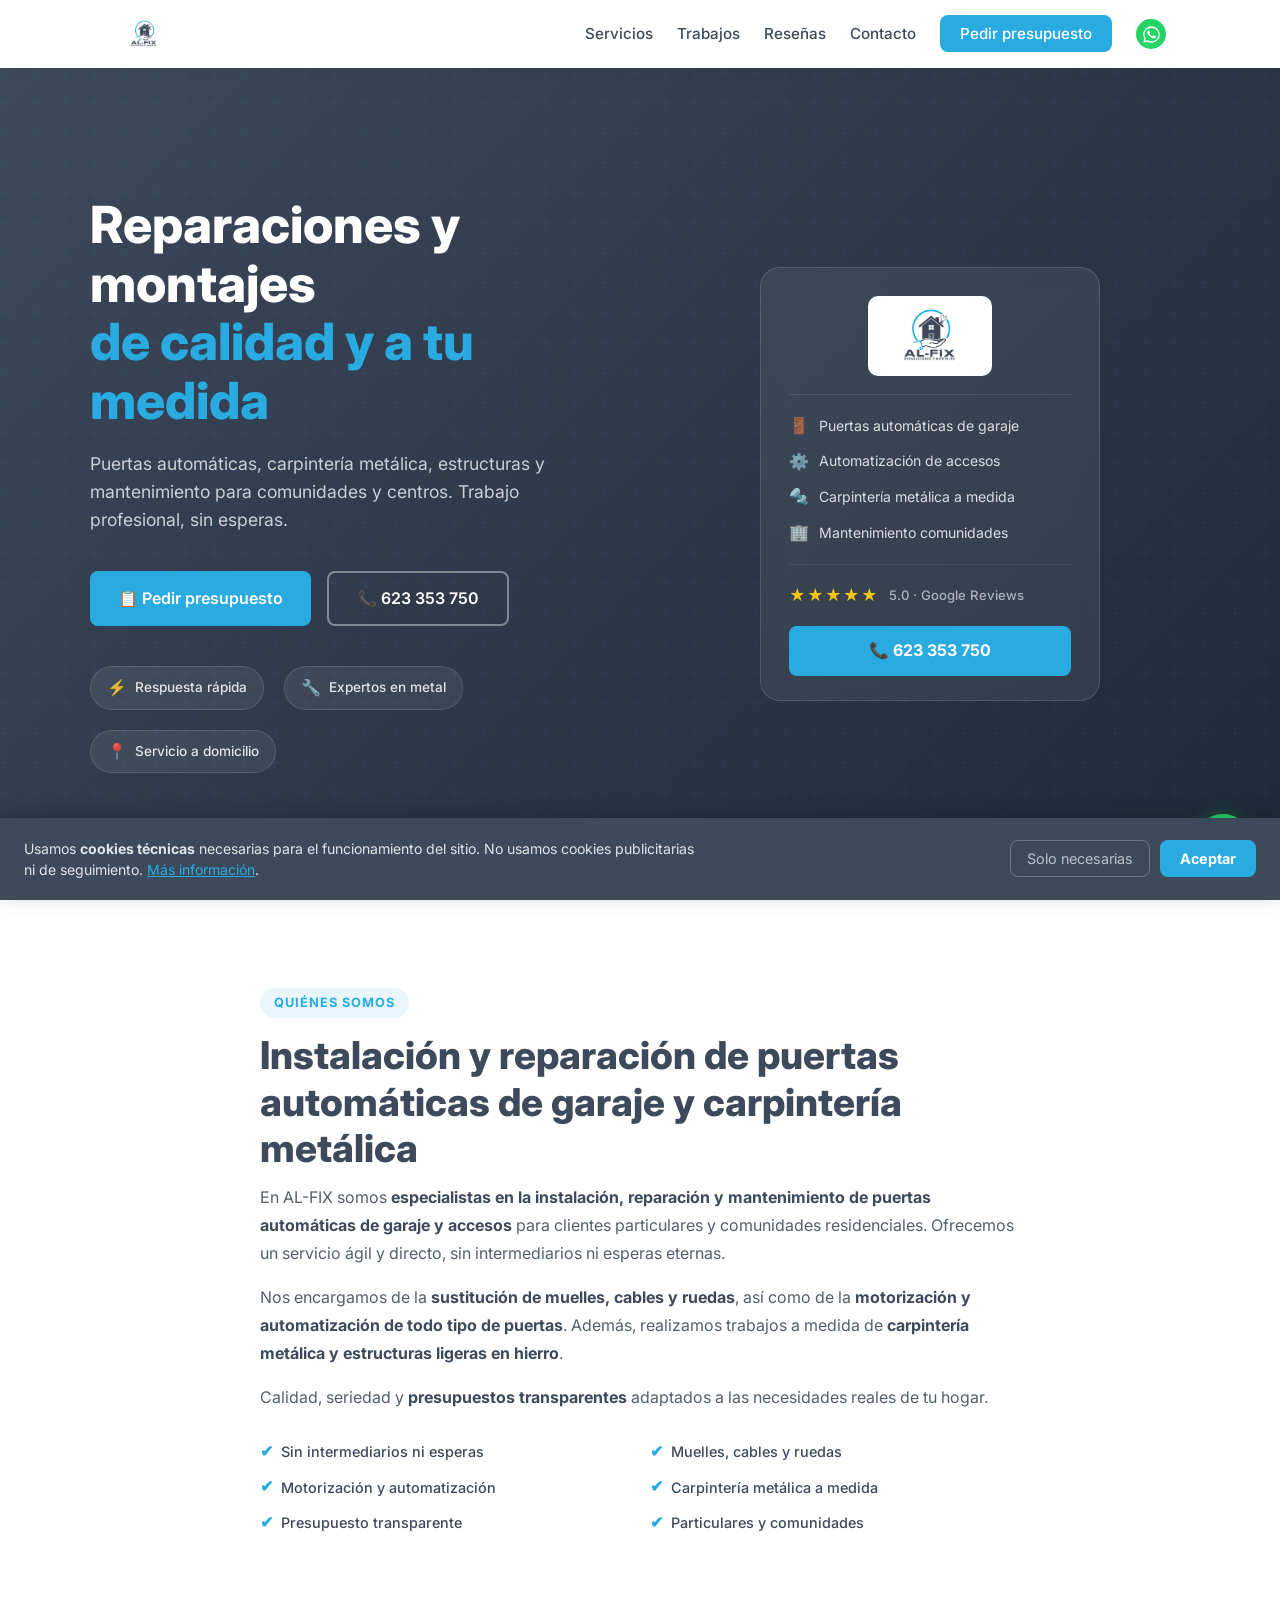
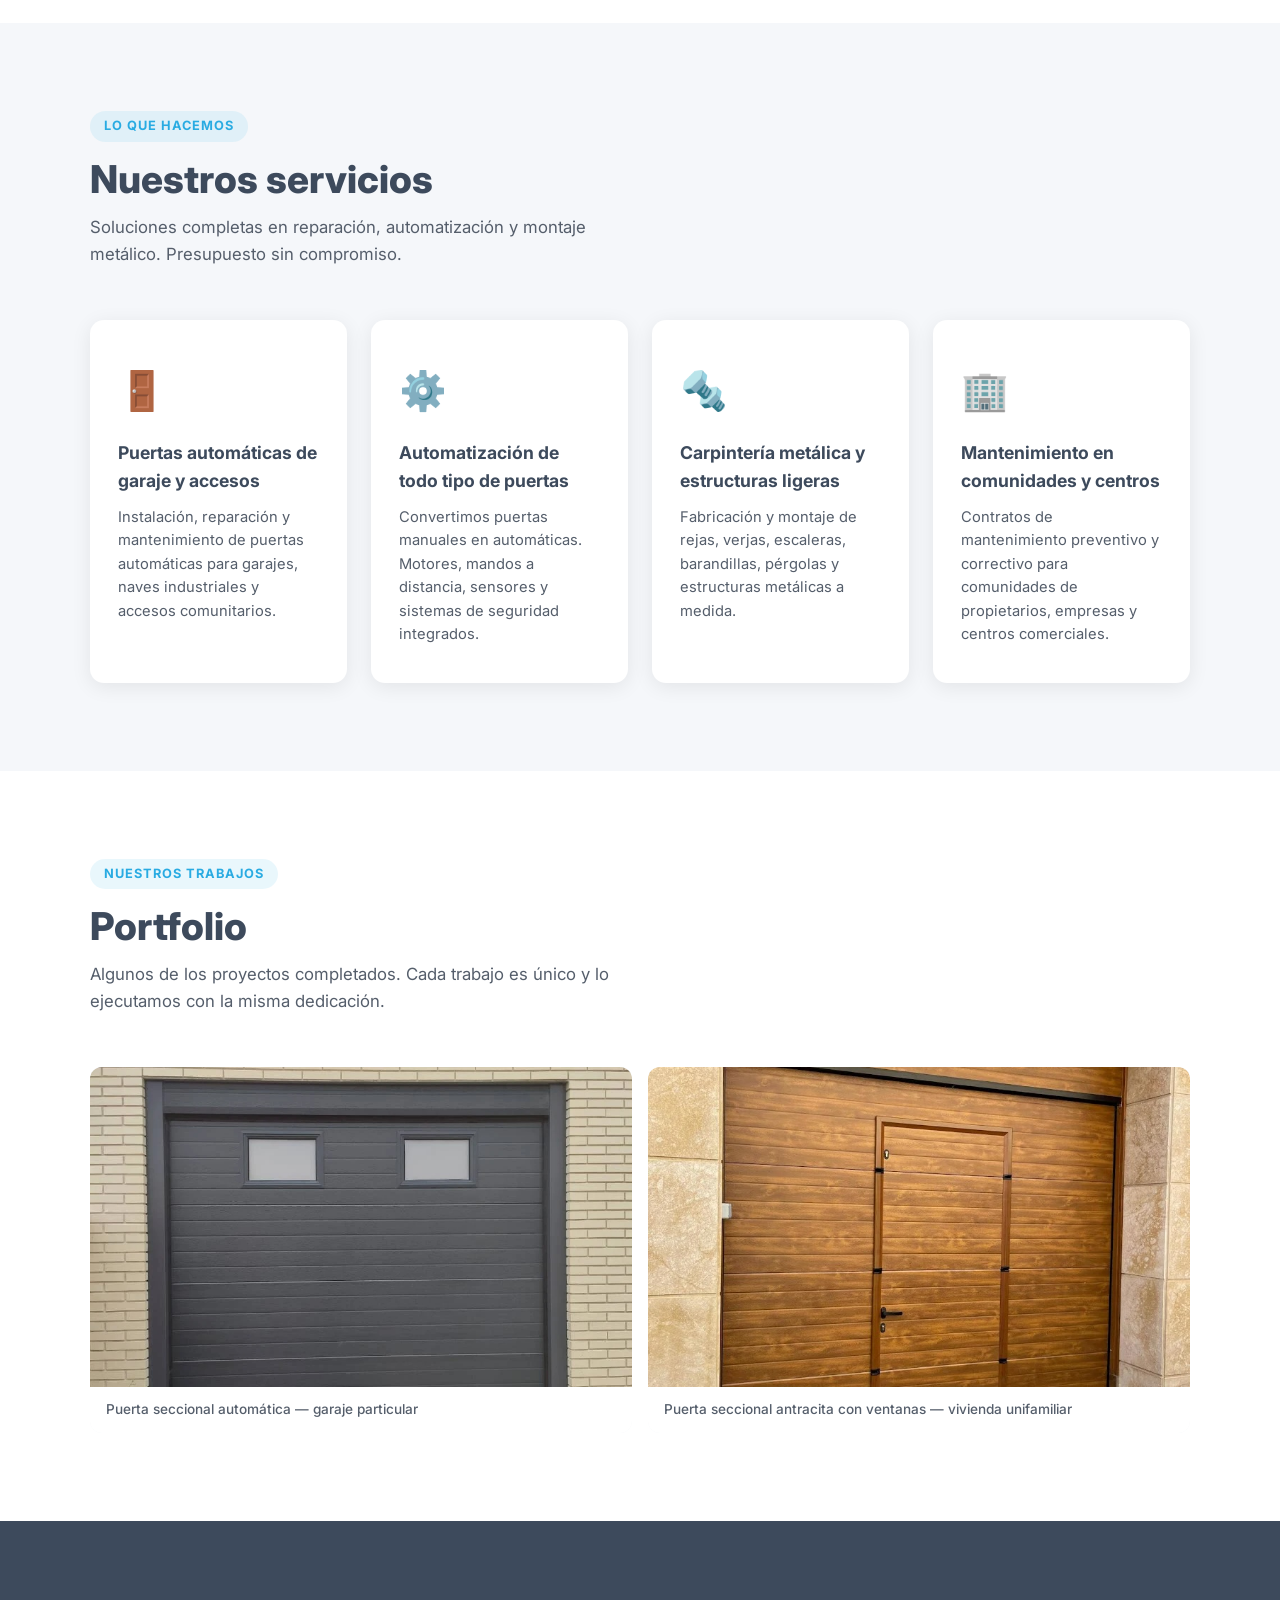
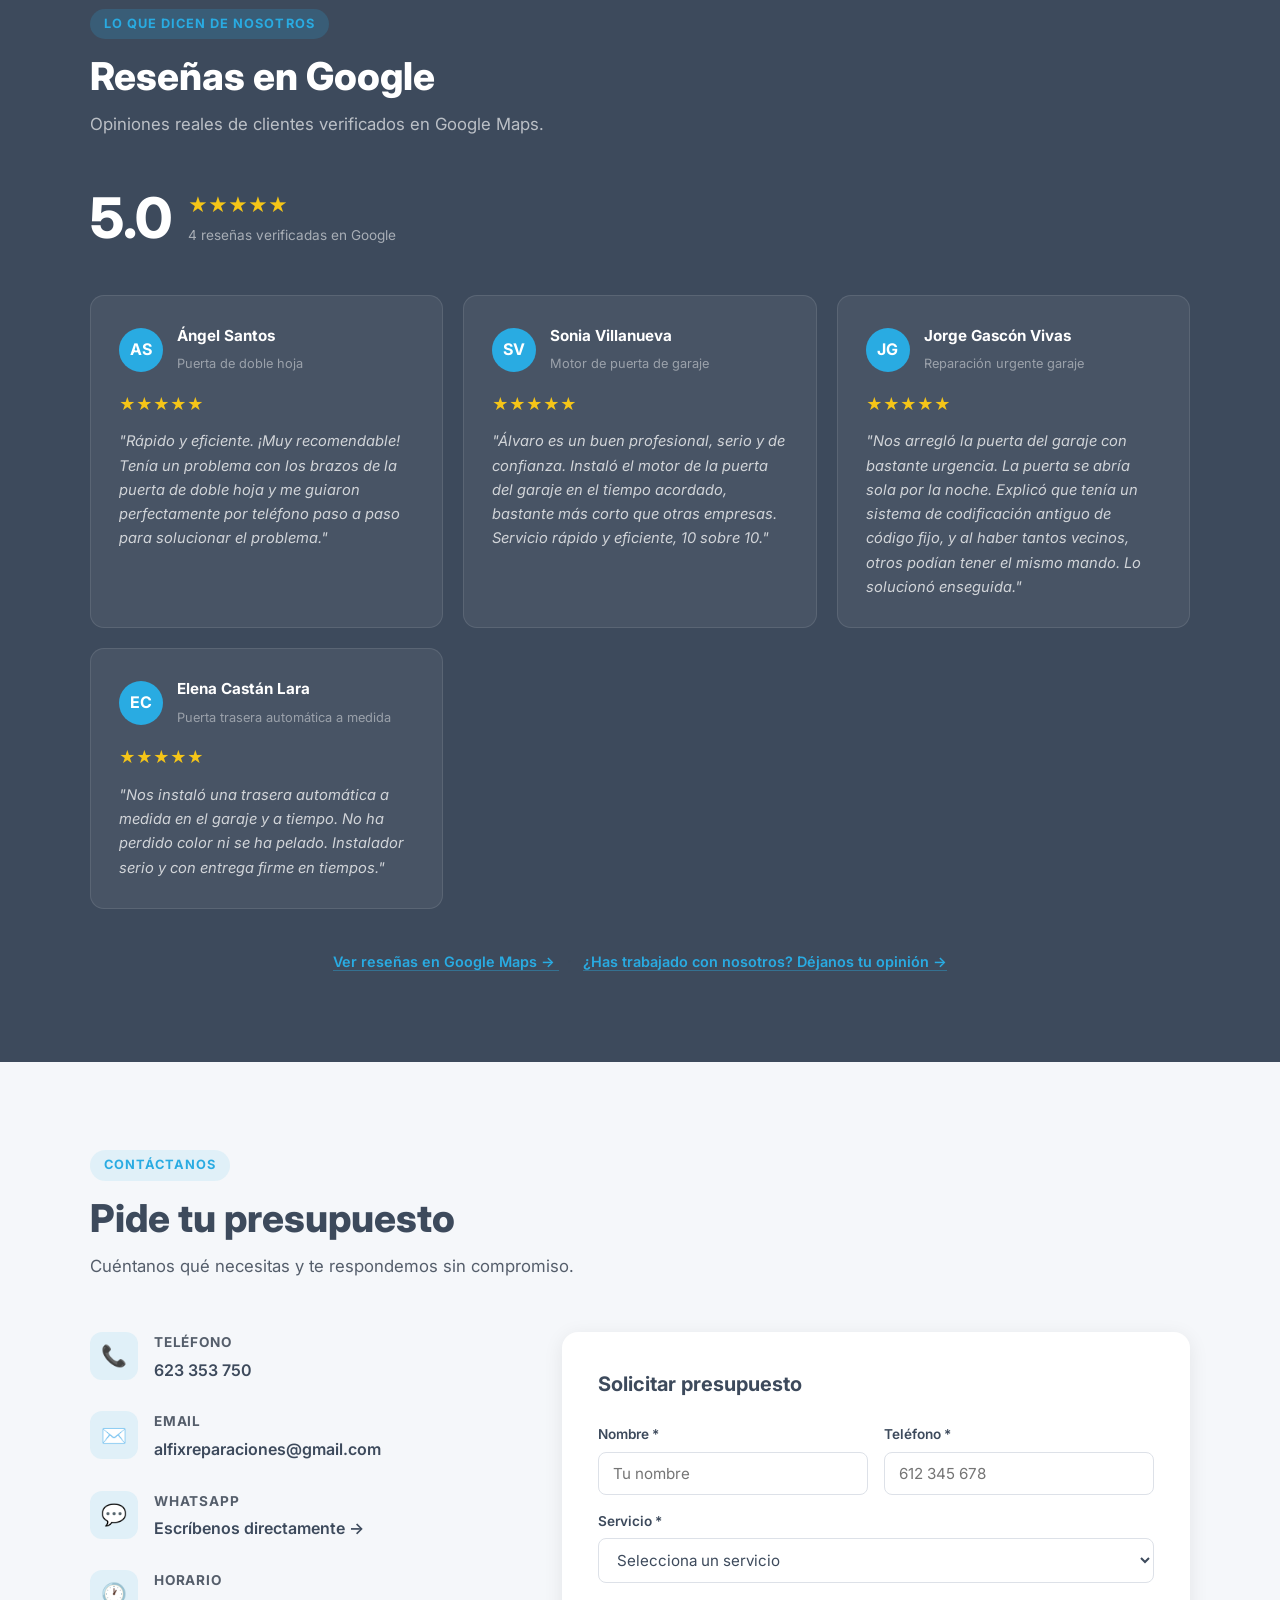
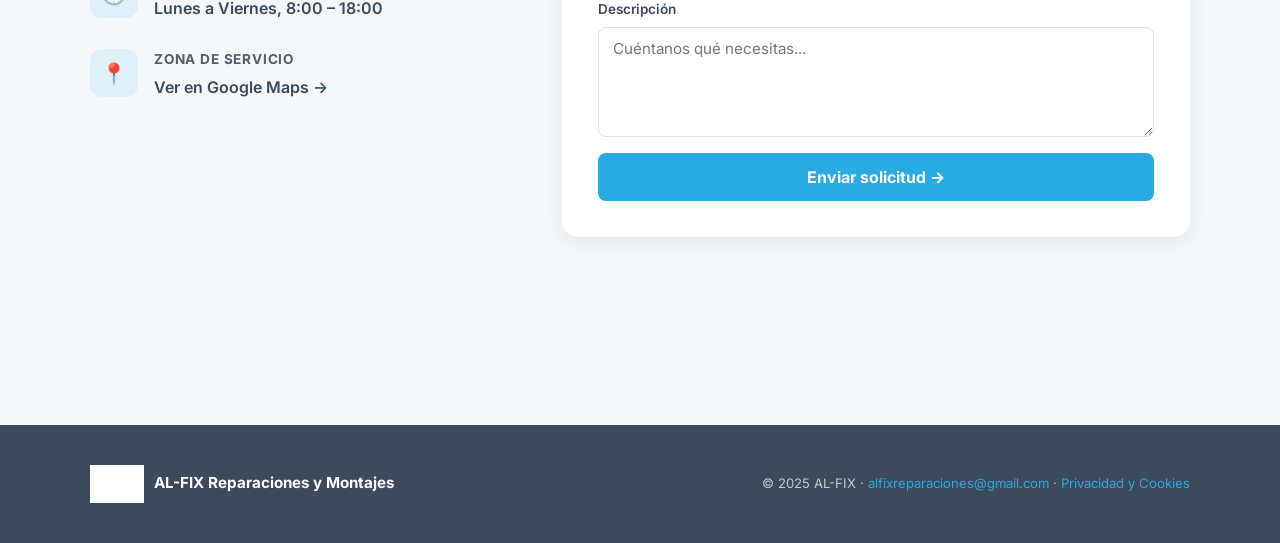
<file: index.html>
<!DOCTYPE html>
<html lang="es">
<head>
  <meta charset="UTF-8" />
  <meta name="viewport" content="width=device-width, initial-scale=1.0" />
  <meta name="description" content="Especialistas en instalación y reparación de puertas automáticas de garaje, carpintería metálica y estructuras ligeras. Servicio para particulares y comunidades. Presupuesto sin compromiso. 623 353 750." />
  <meta name="keywords" content="puertas automáticas garaje, reparación puertas garaje, carpintería metálica, automatización puertas, muelles puertas garaje, motorización puertas, estructuras metálicas, mantenimiento comunidades" />
  <meta property="og:title" content="AL-FIX — Puertas Automáticas y Carpintería Metálica" />
  <meta property="og:description" content="Instalación, reparación y mantenimiento de puertas automáticas y carpintería metálica. Sin intermediarios, presupuesto transparente. Llama al 623 353 750." />
  <meta property="og:type" content="website" />
  <title>AL-FIX | Puertas Automáticas de Garaje y Carpintería Metálica</title>

  <!-- Favicon provisional -->
  <link rel="icon" type="image/svg+xml" href="data:image/svg+xml,<svg xmlns='http://www.w3.org/2000/svg' viewBox='0 0 32 32'><rect width='32' height='32' rx='8' fill='%2329ABE2'/><text y='24' x='4' font-size='22' font-family='sans-serif' font-weight='bold' fill='white'>A</text></svg>">

  <link rel="preconnect" href="https://fonts.googleapis.com">
  <link rel="preconnect" href="https://fonts.gstatic.com" crossorigin>
  <link href="https://fonts.googleapis.com/css2?family=Inter:wght@400;500;600;700;800&display=swap" rel="stylesheet">

  <link rel="stylesheet" href="assets/css/styles.css" />

  <!-- Schema.org LocalBusiness -->
  <script type="application/ld+json">
  {
    "@context": "https://schema.org",
    "@type": "LocalBusiness",
    "name": "AL-FIX Puertas Automáticas y Carpintería",
    "description": "Especialistas en instalación, reparación y mantenimiento de puertas automáticas de garaje, motorización, carpintería metálica y estructuras ligeras.",
    "telephone": "+34623353750",
    "email": "alfixreparaciones@gmail.com",
    "url": "https://elenacastan-maker.github.io/alfix-web",
    "priceRange": "€€",
    "areaServed": "España",
    "sameAs": ["https://maps.app.goo.gl/YycMByynhzMeESqc8"]
  }
  </script>
</head>
<body>

  <!-- ===================== HEADER / NAV ===================== -->
  <header>
    <nav>
      <a href="#" class="nav-logo" aria-label="AL-FIX inicio">
        <img src="assets/img/logo.png" alt="AL-FIX logo" onerror="this.style.display='none'">
      </a>

      <ul class="nav-links" id="navLinks" role="list">
        <li><a href="#servicios">Servicios</a></li>
        <li><a href="#galeria">Trabajos</a></li>
        <li><a href="#resenas">Reseñas</a></li>
        <li><a href="#contacto">Contacto</a></li>
        <li><a href="#contacto" class="nav-cta">Pedir presupuesto</a></li>
        <li>
          <a href="https://wa.me/34623353750?text=Hola%2C%20me%20gustar%C3%ADa%20pedir%20un%20presupuesto"
             target="_blank" rel="noopener" class="nav-whatsapp" aria-label="WhatsApp">
            <svg viewBox="0 0 32 32" xmlns="http://www.w3.org/2000/svg" aria-hidden="true">
              <path d="M16 .5C7.44.5.5 7.44.5 16c0 2.72.7 5.37 2.04 7.72L.5 31.5l8.06-2.01A15.46 15.46 0 0016 31.5C24.56 31.5 31.5 24.56 31.5 16S24.56.5 16 .5zm0 28.3a13.18 13.18 0 01-6.73-1.84l-.48-.29-4.79 1.2 1.23-4.65-.32-.5A13.17 13.17 0 012.7 16C2.7 9.18 8.18 3.7 16 3.7S29.3 9.18 29.3 16 23.82 28.8 16 28.8zm7.24-9.87c-.4-.2-2.34-1.15-2.7-1.28-.37-.14-.63-.2-.9.2-.26.4-1.02 1.28-1.25 1.55-.23.26-.46.29-.85.1-.4-.2-1.67-.62-3.18-1.97-1.18-1.05-1.97-2.34-2.2-2.74-.23-.4-.02-.61.17-.81.18-.18.4-.46.6-.69.2-.23.26-.4.4-.66.13-.26.07-.5-.03-.69-.1-.2-.9-2.16-1.23-2.96-.32-.78-.65-.67-.9-.68h-.76c-.26 0-.69.1-1.06.5-.36.4-1.38 1.35-1.38 3.3s1.41 3.83 1.61 4.09c.2.27 2.78 4.25 6.74 5.96.94.4 1.68.65 2.25.83.95.3 1.81.26 2.49.16.76-.11 2.34-.96 2.67-1.88.33-.93.33-1.72.23-1.88-.1-.17-.36-.27-.75-.47z"/>
            </svg>
          </a>
        </li>
      </ul>

      <button class="nav-toggle" id="navToggle" aria-label="Abrir menú" aria-expanded="false">
        <span></span><span></span><span></span>
      </button>
    </nav>
  </header>

  <!-- ===================== HERO ===================== -->
  <section id="hero" aria-label="Portada">
    <div class="hero-content">
      <div class="hero-text">
        <h1>
          Reparaciones y montajes<br>
          <span>de calidad y a tu medida</span>
        </h1>
        <p>
          Puertas automáticas, carpintería metálica, estructuras y mantenimiento
          para comunidades y centros. Trabajo profesional, sin esperas.
        </p>
        <div class="hero-actions">
          <a href="#contacto" class="btn-primary">
            📋 Pedir presupuesto
          </a>
          <a href="tel:623353750" class="btn-outline">
            📞 623 353 750
          </a>
        </div>
        <div class="hero-badges">
          <div class="badge"><span class="badge-icon">⚡</span> Respuesta rápida</div>
          <div class="badge"><span class="badge-icon">🔧</span> Expertos en metal</div>
          <div class="badge"><span class="badge-icon">📍</span> Servicio a domicilio</div>
        </div>
      </div>

      <div class="hero-visual">
        <div class="hero-card">
          <div class="hero-card-logo">
            <img src="assets/img/logo.png" alt="AL-FIX">
          </div>
          <div class="hero-card-divider"></div>
          <ul class="hero-card-servicios">
            <li><span class="hcs-icon">🚪</span> Puertas automáticas de garaje</li>
            <li><span class="hcs-icon">⚙️</span> Automatización de accesos</li>
            <li><span class="hcs-icon">🔩</span> Carpintería metálica a medida</li>
            <li><span class="hcs-icon">🏢</span> Mantenimiento comunidades</li>
          </ul>
          <div class="hero-card-divider"></div>
          <div class="hero-card-rating">
            <div class="hero-card-stars">★★★★★</div>
            <span>5.0 · Google Reviews</span>
          </div>
          <a href="tel:623353750" class="hero-card-tel">📞 623 353 750</a>
        </div>
      </div>
    </div>
  </section>

  <!-- ===================== SOBRE NOSOTROS ===================== -->
  <section id="sobre-nosotros" aria-labelledby="sobre-titulo">
    <div class="section-inner sobre-grid">
      <div class="sobre-texto">
        <span class="section-tag">Quiénes somos</span>
        <h2 class="section-title" id="sobre-titulo">
          Instalación y reparación de puertas automáticas de garaje y carpintería metálica
        </h2>
        <p>
          En AL-FIX somos <strong>especialistas en la instalación, reparación y mantenimiento de puertas automáticas de garaje y accesos</strong> para clientes particulares y comunidades residenciales. Ofrecemos un servicio ágil y directo, sin intermediarios ni esperas eternas.
        </p>
        <p>
          Nos encargamos de la <strong>sustitución de muelles, cables y ruedas</strong>, así como de la <strong>motorización y automatización de todo tipo de puertas</strong>. Además, realizamos trabajos a medida de <strong>carpintería metálica y estructuras ligeras en hierro</strong>.
        </p>
        <p>
          Calidad, seriedad y <strong>presupuestos transparentes</strong> adaptados a las necesidades reales de tu hogar.
        </p>
        <div class="sobre-puntos">
          <div class="sobre-punto"><span>✔</span> Sin intermediarios ni esperas</div>
          <div class="sobre-punto"><span>✔</span> Muelles, cables y ruedas</div>
          <div class="sobre-punto"><span>✔</span> Motorización y automatización</div>
          <div class="sobre-punto"><span>✔</span> Carpintería metálica a medida</div>
          <div class="sobre-punto"><span>✔</span> Presupuesto transparente</div>
          <div class="sobre-punto"><span>✔</span> Particulares y comunidades</div>
        </div>
      </div>
    </div>
  </section>

  <!-- ===================== SERVICIOS ===================== -->
  <section id="servicios" aria-labelledby="servicios-titulo">
    <div class="section-inner">
      <span class="section-tag">Lo que hacemos</span>
      <h2 class="section-title" id="servicios-titulo">Nuestros servicios</h2>
      <p class="section-sub">
        Soluciones completas en reparación, automatización y montaje metálico.
        Presupuesto sin compromiso.
      </p>

      <div class="servicios-grid">

        <article class="servicio-card">
          <span class="servicio-icon">🚪</span>
          <h3>Puertas automáticas de garaje y accesos</h3>
          <p>Instalación, reparación y mantenimiento de puertas automáticas para garajes, naves industriales y accesos comunitarios.</p>
        </article>

        <article class="servicio-card">
          <span class="servicio-icon">⚙️</span>
          <h3>Automatización de todo tipo de puertas</h3>
          <p>Convertimos puertas manuales en automáticas. Motores, mandos a distancia, sensores y sistemas de seguridad integrados.</p>
        </article>

        <article class="servicio-card">
          <span class="servicio-icon">🔩</span>
          <h3>Carpintería metálica y estructuras ligeras</h3>
          <p>Fabricación y montaje de rejas, verjas, escaleras, barandillas, pérgolas y estructuras metálicas a medida.</p>
        </article>

        <article class="servicio-card">
          <span class="servicio-icon">🏢</span>
          <h3>Mantenimiento en comunidades y centros</h3>
          <p>Contratos de mantenimiento preventivo y correctivo para comunidades de propietarios, empresas y centros comerciales.</p>
        </article>

      </div>
    </div>
  </section>

  <!-- ===================== GALERÍA ===================== -->
  <section id="galeria" aria-labelledby="galeria-titulo">
    <div class="section-inner">
      <span class="section-tag">Nuestros trabajos</span>
      <h2 class="section-title" id="galeria-titulo">Portfolio</h2>
      <p class="section-sub">
        Algunos de los proyectos completados. Cada trabajo es único y lo ejecutamos con la misma dedicación.
      </p>

      <div class="galeria-grid galeria-2col">
        <figure class="galeria-item">
          <img src="assets/img/trabajo-1.jpg"
               alt="Instalación puerta seccional marrón oscuro en garaje particular — AL-FIX"
               loading="lazy">
          <figcaption>Puerta seccional automática — garaje particular</figcaption>
        </figure>
        <figure class="galeria-item">
          <img src="assets/img/trabajo-2.jpg"
               alt="Instalación puerta seccional gris antracita con ventanas — AL-FIX"
               loading="lazy">
          <figcaption>Puerta seccional antracita con ventanas — vivienda unifamiliar</figcaption>
        </figure>
      </div>

    </div>
  </section>

  <!-- ===================== RESEÑAS ===================== -->
  <section id="resenas" aria-labelledby="resenas-titulo">
    <div class="section-inner">
      <span class="section-tag">Lo que dicen de nosotros</span>
      <h2 class="section-title" id="resenas-titulo">Reseñas en Google</h2>
      <p class="section-sub">
        Opiniones reales de clientes verificados en Google Maps.
      </p>

      <div class="resenas-stars-header">
        <div class="resenas-score">5.0</div>
        <div class="resenas-meta">
          <div class="stars">★★★★★</div>
          <span class="resenas-count">4 reseñas verificadas en Google</span>
        </div>
      </div>

      <div class="resenas-grid">

        <article class="resena-card">
          <div class="resena-header">
            <div class="resena-avatar">AS</div>
            <div class="resena-info">
              <h4>Ángel Santos</h4>
              <span>Puerta de doble hoja</span>
            </div>
          </div>
          <div class="stars">★★★★★</div>
          <p class="resena-texto">
            "Rápido y eficiente. ¡Muy recomendable! Tenía un problema con los brazos de la puerta de doble hoja y me guiaron perfectamente por teléfono paso a paso para solucionar el problema."
          </p>
        </article>

        <article class="resena-card">
          <div class="resena-header">
            <div class="resena-avatar">SV</div>
            <div class="resena-info">
              <h4>Sonia Villanueva</h4>
              <span>Motor de puerta de garaje</span>
            </div>
          </div>
          <div class="stars">★★★★★</div>
          <p class="resena-texto">
            "Álvaro es un buen profesional, serio y de confianza. Instaló el motor de la puerta del garaje en el tiempo acordado, bastante más corto que otras empresas. Servicio rápido y eficiente, 10 sobre 10."
          </p>
        </article>

        <article class="resena-card">
          <div class="resena-header">
            <div class="resena-avatar">JG</div>
            <div class="resena-info">
              <h4>Jorge Gascón Vivas</h4>
              <span>Reparación urgente garaje</span>
            </div>
          </div>
          <div class="stars">★★★★★</div>
          <p class="resena-texto">
            "Nos arregló la puerta del garaje con bastante urgencia. La puerta se abría sola por la noche. Explicó que tenía un sistema de codificación antiguo de código fijo, y al haber tantos vecinos, otros podían tener el mismo mando. Lo solucionó enseguida."
          </p>
        </article>

        <article class="resena-card">
          <div class="resena-header">
            <div class="resena-avatar">EC</div>
            <div class="resena-info">
              <h4>Elena Castán Lara</h4>
              <span>Puerta trasera automática a medida</span>
            </div>
          </div>
          <div class="stars">★★★★★</div>
          <p class="resena-texto">
            "Nos instaló una trasera automática a medida en el garaje y a tiempo. No ha perdido color ni se ha pelado. Instalador serio y con entrega firme en tiempos."
          </p>
        </article>

      </div>

      <div class="resenas-cta">
        <a href="https://maps.app.goo.gl/YycMByynhzMeESqc8" target="_blank" rel="noopener">
          Ver reseñas en Google Maps →
        </a>
        &nbsp;&nbsp;·&nbsp;&nbsp;
        <a href="https://maps.app.goo.gl/YycMByynhzMeESqc8" target="_blank" rel="noopener">
          ¿Has trabajado con nosotros? Déjanos tu opinión →
        </a>
      </div>
    </div>
  </section>

  <!-- ===================== CONTACTO ===================== -->
  <section id="contacto" aria-labelledby="contacto-titulo">
    <div class="section-inner">
      <span class="section-tag">Contáctanos</span>
      <h2 class="section-title" id="contacto-titulo">Pide tu presupuesto</h2>
      <p class="section-sub">
        Cuéntanos qué necesitas y te respondemos sin compromiso.
      </p>

      <div class="contacto-grid">

        <!-- Info de contacto -->
        <div class="contacto-info">
          <div class="contacto-item">
            <div class="contacto-item-icon">📞</div>
            <div class="contacto-item-body">
              <h4>Teléfono</h4>
              <a href="tel:623353750">623 353 750</a>
            </div>
          </div>
          <div class="contacto-item">
            <div class="contacto-item-icon">✉️</div>
            <div class="contacto-item-body">
              <h4>Email</h4>
              <a href="mailto:alfixreparaciones@gmail.com">alfixreparaciones@gmail.com</a>
            </div>
          </div>
          <div class="contacto-item">
            <div class="contacto-item-icon">💬</div>
            <div class="contacto-item-body">
              <h4>WhatsApp</h4>
              <a href="https://wa.me/34623353750?text=Hola%2C%20me%20gustar%C3%ADa%20pedir%20un%20presupuesto" target="_blank" rel="noopener">Escríbenos directamente →</a>
            </div>
          </div>
          <div class="contacto-item">
            <div class="contacto-item-icon">🕐</div>
            <div class="contacto-item-body">
              <h4>Horario</h4>
              <p>Lunes a Viernes, 8:00 – 18:00</p>
            </div>
          </div>
          <div class="contacto-item">
            <div class="contacto-item-icon">📍</div>
            <div class="contacto-item-body">
              <h4>Zona de servicio</h4>
              <a href="https://maps.app.goo.gl/YycMByynhzMeESqc8" target="_blank" rel="noopener">Ver en Google Maps →</a>
            </div>
          </div>
          <iframe
            title="Ubicación AL-FIX"
            src="https://maps.google.com/maps?q=AL-FIX+PUERTAS+AUTOMATICAS+Y+CARPINTERIA&output=embed"
            width="100%"
            height="200"
            style="border:0; border-radius:12px; margin-top:8px;"
            allowfullscreen=""
            loading="lazy"
            referrerpolicy="no-referrer-when-downgrade">
          </iframe>
        </div>

        <!-- Formulario -->
        <form class="contacto-form" id="presupuestoForm" novalidate>
          <h3>Solicitar presupuesto</h3>

          <div class="form-row">
            <div class="form-group">
              <label for="nombre">Nombre *</label>
              <input type="text" id="nombre" name="nombre" placeholder="Tu nombre" required />
            </div>
            <div class="form-group">
              <label for="telefono">Teléfono *</label>
              <input type="tel" id="telefono" name="telefono" placeholder="612 345 678" required />
            </div>
          </div>

          <div class="form-group">
            <label for="servicio">Servicio *</label>
            <select id="servicio" name="servicio" required>
              <option value="" disabled selected>Selecciona un servicio</option>
              <option>Puertas automáticas de garaje y accesos</option>
              <option>Automatización de puertas</option>
              <option>Carpintería metálica y estructuras</option>
              <option>Mantenimiento en comunidades y centros</option>
              <option>Otro</option>
            </select>
          </div>

          <div class="form-group">
            <label for="mensaje">Descripción</label>
            <textarea id="mensaje" name="mensaje" placeholder="Cuéntanos qué necesitas..."></textarea>
          </div>

          <button type="submit" class="form-submit">
            Enviar solicitud →
          </button>
        </form>

      </div>
    </div>
  </section>

  <!-- ===================== FOOTER ===================== -->
  <footer>
    <div class="footer-inner">
      <div class="footer-brand">
        <img src="assets/img/logo.png" alt="AL-FIX logo" onerror="this.style.display='none'">
        <span>AL-FIX Reparaciones y Montajes</span>
      </div>
      <p class="footer-legal">
        © 2025 AL-FIX · <a href="mailto:alfixreparaciones@gmail.com">alfixreparaciones@gmail.com</a>
        · <a href="politica-privacidad.html">Privacidad y Cookies</a>
      </p>
    </div>
  </footer>

  <!-- Botón WhatsApp flotante -->
  <a class="whatsapp-float"
     href="https://wa.me/34623353750?text=Hola%2C%20me%20gustar%C3%ADa%20pedir%20un%20presupuesto"
     target="_blank"
     rel="noopener"
     aria-label="Contactar por WhatsApp">
    <span class="whatsapp-tooltip">Escríbenos por WhatsApp</span>
    <svg viewBox="0 0 32 32" xmlns="http://www.w3.org/2000/svg" aria-hidden="true">
      <path d="M16 .5C7.44.5.5 7.44.5 16c0 2.72.7 5.37 2.04 7.72L.5 31.5l8.06-2.01A15.46 15.46 0 0016 31.5C24.56 31.5 31.5 24.56 31.5 16S24.56.5 16 .5zm0 28.3a13.18 13.18 0 01-6.73-1.84l-.48-.29-4.79 1.2 1.23-4.65-.32-.5A13.17 13.17 0 012.7 16C2.7 9.18 8.18 3.7 16 3.7S29.3 9.18 29.3 16 23.82 28.8 16 28.8zm7.24-9.87c-.4-.2-2.34-1.15-2.7-1.28-.37-.14-.63-.2-.9.2-.26.4-1.02 1.28-1.25 1.55-.23.26-.46.29-.85.1-.4-.2-1.67-.62-3.18-1.97-1.18-1.05-1.97-2.34-2.2-2.74-.23-.4-.02-.61.17-.81.18-.18.4-.46.6-.69.2-.23.26-.4.4-.66.13-.26.07-.5-.03-.69-.1-.2-.9-2.16-1.23-2.96-.32-.78-.65-.67-.9-.68h-.76c-.26 0-.69.1-1.06.5-.36.4-1.38 1.35-1.38 3.3s1.41 3.83 1.61 4.09c.2.27 2.78 4.25 6.74 5.96.94.4 1.68.65 2.25.83.95.3 1.81.26 2.49.16.76-.11 2.34-.96 2.67-1.88.33-.93.33-1.72.23-1.88-.1-.17-.36-.27-.75-.47z"/>
    </svg>
  </a>

  <!-- Banner de cookies -->
  <div class="cookie-banner" id="cookieBanner" role="dialog" aria-label="Aviso de cookies">
    <p>
      Usamos <strong>cookies técnicas</strong> necesarias para el funcionamiento del sitio.
      No usamos cookies publicitarias ni de seguimiento.
      <a href="politica-privacidad.html">Más información</a>.
    </p>
    <div class="cookie-actions">
      <button class="cookie-reject" id="cookieReject">Solo necesarias</button>
      <button class="cookie-accept" id="cookieAccept">Aceptar</button>
    </div>
  </div>

  <script src="assets/js/main.js"></script>
</body>
</html>
</file>
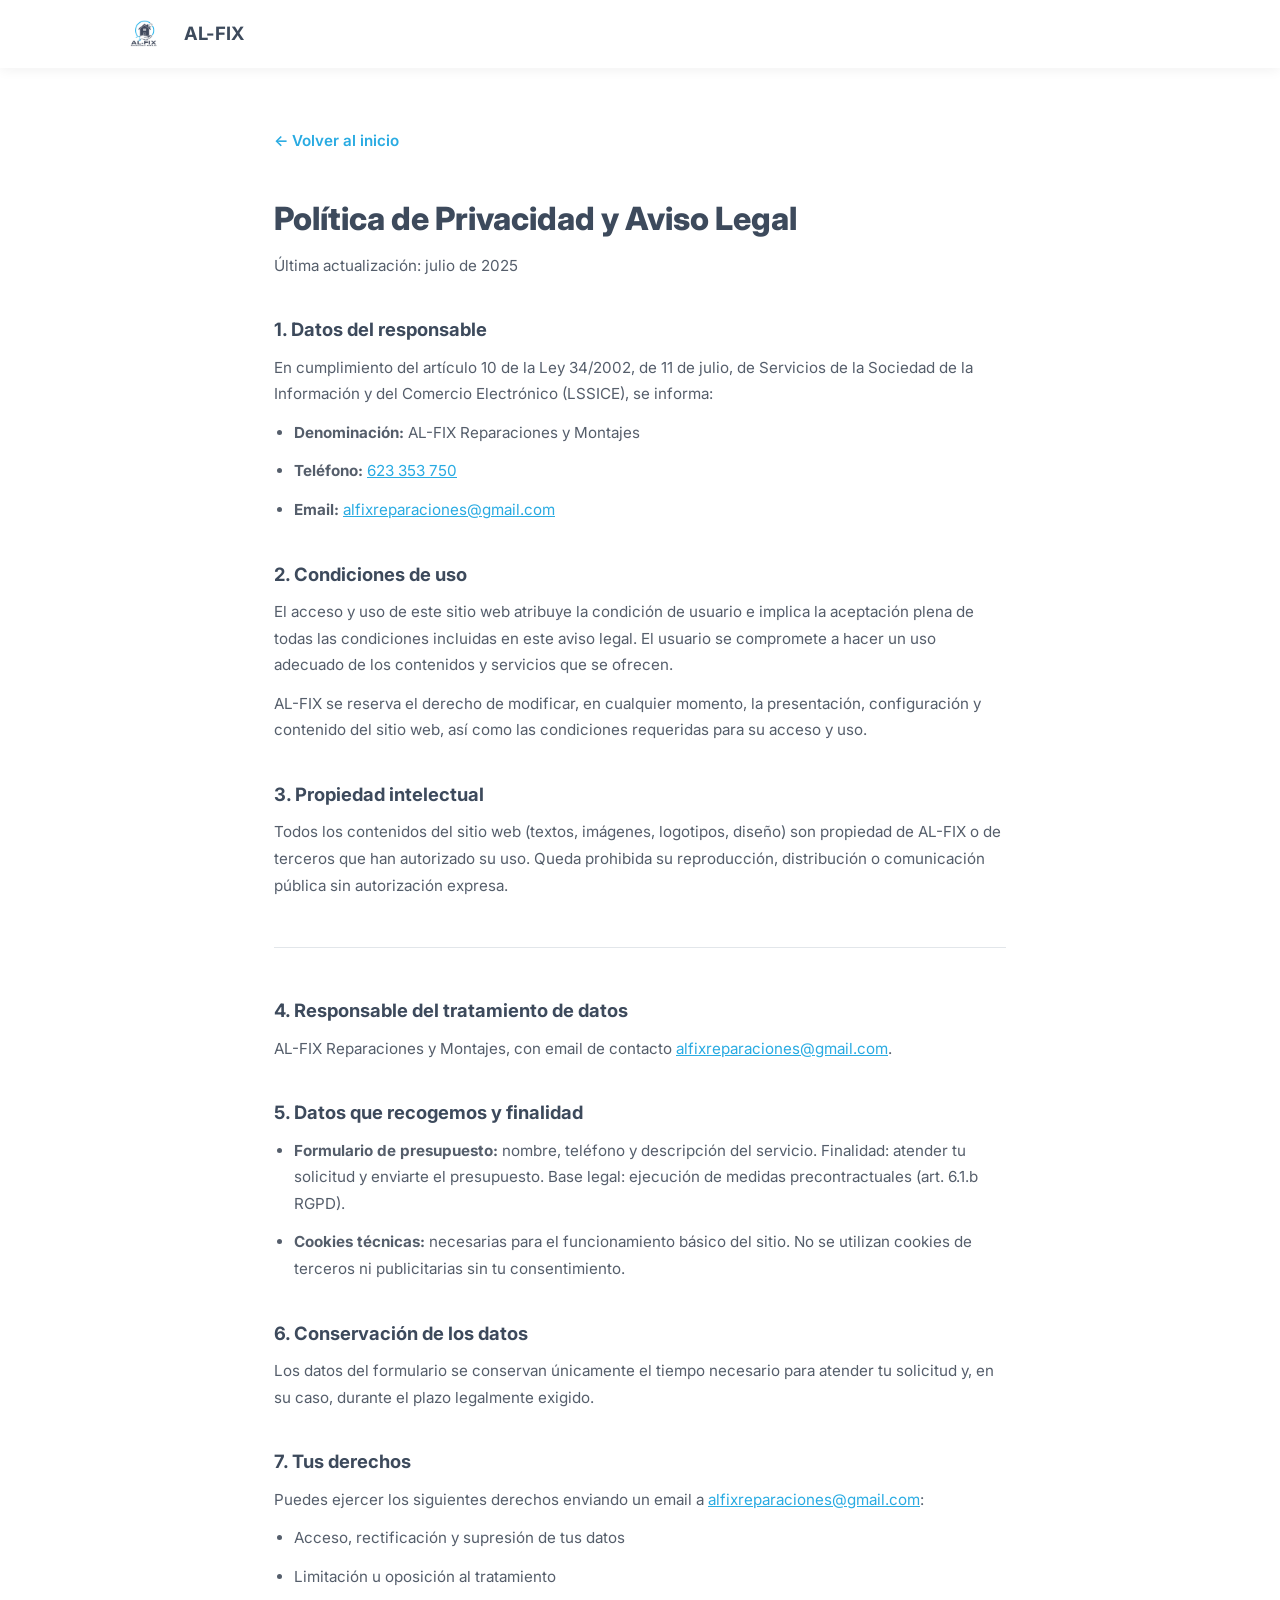
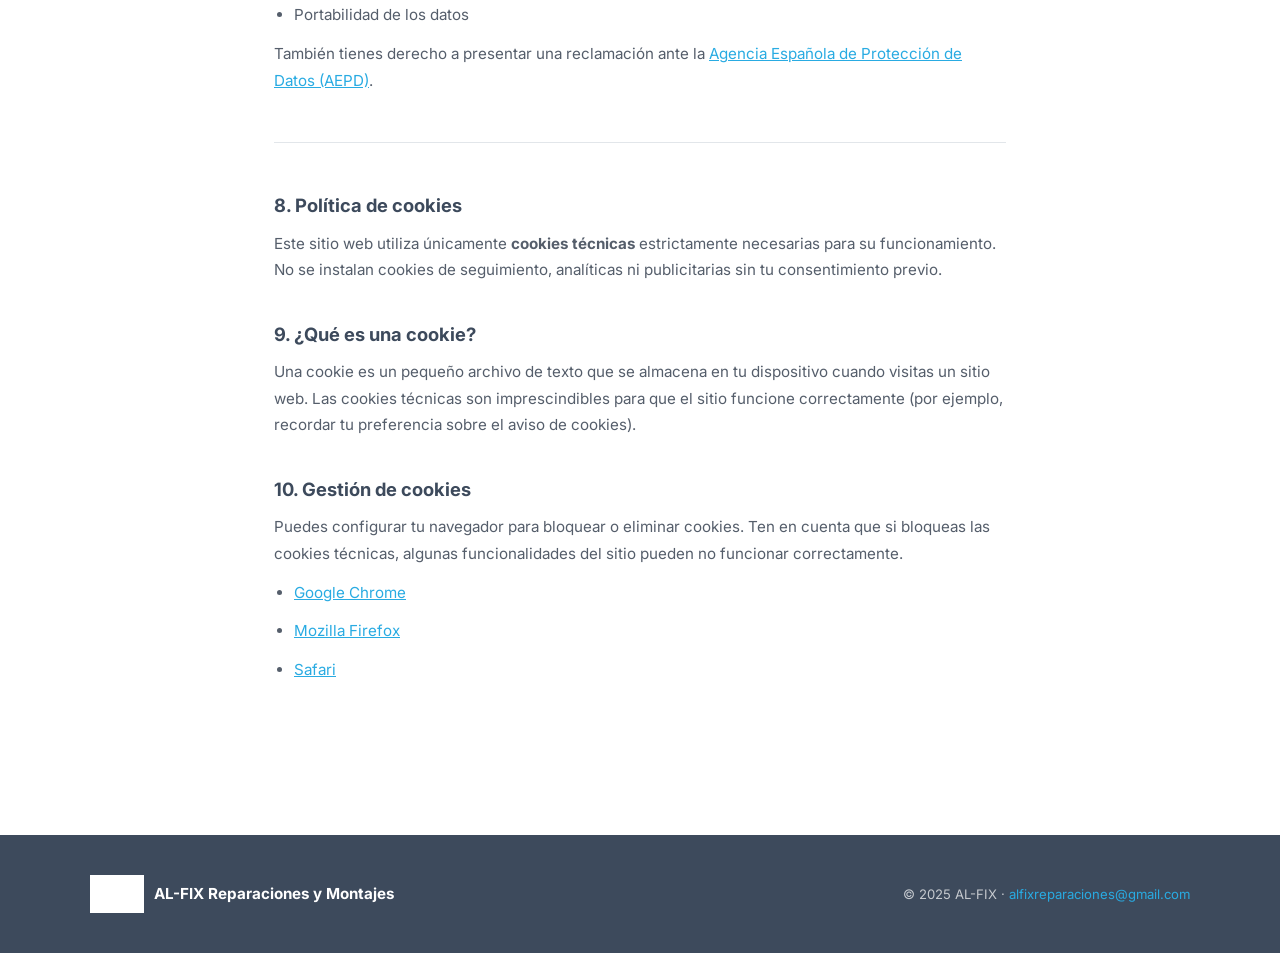
<file: politica-privacidad.html>
<!DOCTYPE html>
<html lang="es">
<head>
  <meta charset="UTF-8" />
  <meta name="viewport" content="width=device-width, initial-scale=1.0" />
  <title>Política de Privacidad y Aviso Legal — AL-FIX</title>
  <link rel="preconnect" href="https://fonts.googleapis.com">
  <link href="https://fonts.googleapis.com/css2?family=Inter:wght@400;500;600;700;800&display=swap" rel="stylesheet">
  <link rel="stylesheet" href="assets/css/styles.css" />
  <style>
    .legal-wrap {
      max-width: 780px;
      margin: 60px auto;
      padding: 0 24px 80px;
    }
    .legal-wrap h1 {
      font-size: 2rem;
      font-weight: 800;
      color: var(--marino);
      margin-bottom: 8px;
    }
    .legal-updated {
      font-size: .85rem;
      color: var(--gris-tx);
      margin-bottom: 48px;
    }
    .legal-wrap h2 {
      font-size: 1.15rem;
      font-weight: 700;
      color: var(--marino);
      margin: 36px 0 10px;
    }
    .legal-wrap p, .legal-wrap li {
      font-size: .95rem;
      color: var(--gris-tx);
      line-height: 1.75;
      margin-bottom: 12px;
    }
    .legal-wrap ul { padding-left: 20px; }
    .legal-wrap a { color: var(--azul); }
    .legal-divider {
      border: none;
      border-top: 1px solid #e2e6ea;
      margin: 48px 0;
    }
    .back-link {
      display: inline-flex;
      align-items: center;
      gap: 8px;
      color: var(--azul);
      font-weight: 600;
      text-decoration: none;
      margin-bottom: 40px;
      font-size: .95rem;
    }
    .back-link:hover { text-decoration: underline; }
  </style>
</head>
<body>

  <header>
    <nav>
      <a href="index.html" class="nav-logo">
        <img src="assets/img/logo.png" alt="AL-FIX logo" onerror="this.style.display='none'">
        <span>AL-FIX</span>
      </a>
    </nav>
  </header>

  <div class="legal-wrap">
    <a href="index.html" class="back-link">← Volver al inicio</a>

    <h1>Política de Privacidad y Aviso Legal</h1>
    <p class="legal-updated">Última actualización: julio de 2025</p>

    <!-- ====== AVISO LEGAL ====== -->
    <h2>1. Datos del responsable</h2>
    <p>
      En cumplimiento del artículo 10 de la Ley 34/2002, de 11 de julio, de Servicios de la Sociedad
      de la Información y del Comercio Electrónico (LSSICE), se informa:
    </p>
    <ul>
      <li><strong>Denominación:</strong> AL-FIX Reparaciones y Montajes</li>
      <li><strong>Teléfono:</strong> <a href="tel:623353750">623 353 750</a></li>
      <li><strong>Email:</strong> <a href="mailto:alfixreparaciones@gmail.com">alfixreparaciones@gmail.com</a></li>
    </ul>

    <h2>2. Condiciones de uso</h2>
    <p>
      El acceso y uso de este sitio web atribuye la condición de usuario e implica la aceptación plena
      de todas las condiciones incluidas en este aviso legal. El usuario se compromete a hacer un uso
      adecuado de los contenidos y servicios que se ofrecen.
    </p>
    <p>
      AL-FIX se reserva el derecho de modificar, en cualquier momento, la presentación, configuración
      y contenido del sitio web, así como las condiciones requeridas para su acceso y uso.
    </p>

    <h2>3. Propiedad intelectual</h2>
    <p>
      Todos los contenidos del sitio web (textos, imágenes, logotipos, diseño) son propiedad de
      AL-FIX o de terceros que han autorizado su uso. Queda prohibida su reproducción, distribución
      o comunicación pública sin autorización expresa.
    </p>

    <hr class="legal-divider">

    <!-- ====== PRIVACIDAD ====== -->
    <h2>4. Responsable del tratamiento de datos</h2>
    <p>
      AL-FIX Reparaciones y Montajes, con email de contacto
      <a href="mailto:alfixreparaciones@gmail.com">alfixreparaciones@gmail.com</a>.
    </p>

    <h2>5. Datos que recogemos y finalidad</h2>
    <ul>
      <li>
        <strong>Formulario de presupuesto:</strong> nombre, teléfono y descripción del servicio.
        Finalidad: atender tu solicitud y enviarte el presupuesto.
        Base legal: ejecución de medidas precontractuales (art. 6.1.b RGPD).
      </li>
      <li>
        <strong>Cookies técnicas:</strong> necesarias para el funcionamiento básico del sitio.
        No se utilizan cookies de terceros ni publicitarias sin tu consentimiento.
      </li>
    </ul>

    <h2>6. Conservación de los datos</h2>
    <p>
      Los datos del formulario se conservan únicamente el tiempo necesario para atender tu solicitud
      y, en su caso, durante el plazo legalmente exigido.
    </p>

    <h2>7. Tus derechos</h2>
    <p>Puedes ejercer los siguientes derechos enviando un email a
      <a href="mailto:alfixreparaciones@gmail.com">alfixreparaciones@gmail.com</a>:
    </p>
    <ul>
      <li>Acceso, rectificación y supresión de tus datos</li>
      <li>Limitación u oposición al tratamiento</li>
      <li>Portabilidad de los datos</li>
    </ul>
    <p>
      También tienes derecho a presentar una reclamación ante la
      <a href="https://www.aepd.es" target="_blank" rel="noopener">Agencia Española de Protección de Datos (AEPD)</a>.
    </p>

    <hr class="legal-divider">

    <!-- ====== COOKIES ====== -->
    <h2>8. Política de cookies</h2>
    <p>
      Este sitio web utiliza únicamente <strong>cookies técnicas</strong> estrictamente necesarias
      para su funcionamiento. No se instalan cookies de seguimiento, analíticas ni publicitarias
      sin tu consentimiento previo.
    </p>

    <h2>9. ¿Qué es una cookie?</h2>
    <p>
      Una cookie es un pequeño archivo de texto que se almacena en tu dispositivo cuando visitas
      un sitio web. Las cookies técnicas son imprescindibles para que el sitio funcione correctamente
      (por ejemplo, recordar tu preferencia sobre el aviso de cookies).
    </p>

    <h2>10. Gestión de cookies</h2>
    <p>
      Puedes configurar tu navegador para bloquear o eliminar cookies. Ten en cuenta que si bloqueas
      las cookies técnicas, algunas funcionalidades del sitio pueden no funcionar correctamente.
    </p>
    <ul>
      <li><a href="https://support.google.com/chrome/answer/95647" target="_blank" rel="noopener">Google Chrome</a></li>
      <li><a href="https://support.mozilla.org/es/kb/habilitar-y-deshabilitar-cookies-sitios-web-rastrear-preferencias" target="_blank" rel="noopener">Mozilla Firefox</a></li>
      <li><a href="https://support.apple.com/es-es/guide/safari/sfri11471/mac" target="_blank" rel="noopener">Safari</a></li>
    </ul>

  </div>

  <footer>
    <div class="footer-inner">
      <div class="footer-brand">
        <img src="assets/img/logo.png" alt="AL-FIX logo" onerror="this.style.display='none'">
        <span>AL-FIX Reparaciones y Montajes</span>
      </div>
      <p class="footer-legal">
        © 2025 AL-FIX · <a href="mailto:alfixreparaciones@gmail.com">alfixreparaciones@gmail.com</a>
      </p>
    </div>
  </footer>

</body>
</html>
</file>
<file: assets/css/styles.css>
/* ===========================
   AL-FIX — Estilos globales
   Paleta: Azul #29ABE2 | Marino #3D4A5C | Blanco #FFFFFF
   =========================== */

*, *::before, *::after {
  box-sizing: border-box;
  margin: 0;
  padding: 0;
}

:root {
  --azul:    #29ABE2;
  --marino:  #3D4A5C;
  --blanco:  #FFFFFF;
  --gris-bg: #F5F7FA;
  --gris-tx: #555E6B;
  --radio:   8px;
  --sombra:  0 4px 20px rgba(0,0,0,.08);
  --trans:   .25s ease;
}

html { scroll-behavior: smooth; }

body {
  font-family: 'Inter', 'Segoe UI', sans-serif;
  color: var(--marino);
  background: var(--blanco);
  line-height: 1.6;
}

/* --- NAV --- */
header {
  position: sticky;
  top: 0;
  z-index: 100;
  background: var(--blanco);
  box-shadow: 0 2px 12px rgba(0,0,0,.06);
}

nav {
  max-width: 1100px;
  margin: 0 auto;
  padding: 0 24px;
  height: 68px;
  display: flex;
  align-items: center;
  justify-content: space-between;
}

.nav-logo {
  display: flex;
  align-items: center;
  gap: 10px;
  text-decoration: none;
}

.nav-logo img {
  height: 40px;
  width: auto;
  max-width: 130px;
  object-fit: contain;
  background: #fff;
  border-radius: 6px;
  padding: 3px 6px;
}

.nav-logo span {
  font-size: 1.15rem;
  font-weight: 700;
  color: var(--marino);
  letter-spacing: -.3px;
}

.nav-links {
  list-style: none;
  display: flex;
  gap: 24px;
  align-items: center;
}

.nav-links a {
  text-decoration: none;
  color: var(--marino);
  font-size: .95rem;
  font-weight: 500;
  transition: color var(--trans);
}

.nav-links a:hover { color: var(--azul); }

.nav-cta {
  background: var(--azul);
  color: var(--blanco) !important;
  padding: 9px 20px;
  border-radius: var(--radio);
  transition: background var(--trans), transform var(--trans) !important;
}

.nav-cta:hover {
  background: #1d95cc !important;
  transform: translateY(-1px);
}

.nav-whatsapp {
  display: flex;
  align-items: center;
  justify-content: center;
  width: 30px;
  height: 30px;
  background: #25D366;
  border-radius: 50%;
  transition: transform var(--trans), box-shadow var(--trans);
  flex-shrink: 0;
}

.nav-whatsapp:hover {
  transform: scale(1.1);
  box-shadow: 0 4px 14px rgba(37,211,102,.4);
}

.nav-whatsapp svg {
  width: 17px;
  height: 17px;
  fill: #fff;
}

/* Hamburger */
.nav-toggle {
  display: none;
  flex-direction: column;
  gap: 5px;
  cursor: pointer;
  background: none;
  border: none;
  padding: 4px;
}

.nav-toggle span {
  display: block;
  width: 24px;
  height: 2px;
  background: var(--marino);
  border-radius: 2px;
  transition: var(--trans);
}

/* --- HERO --- */
#hero {
  min-height: calc(100vh - 68px);
  background: linear-gradient(135deg, var(--marino) 0%, #2a3545 60%, #1e2a38 100%);
  display: flex;
  align-items: center;
  padding: 80px 24px;
  position: relative;
  overflow: hidden;
}

#hero::before {
  content: '';
  position: absolute;
  inset: 0;
  background: url("data:image/svg+xml,%3Csvg width='60' height='60' viewBox='0 0 60 60' xmlns='http://www.w3.org/2000/svg'%3E%3Cg fill='none' fill-rule='evenodd'%3E%3Cg fill='%2329ABE2' fill-opacity='0.04'%3E%3Cpath d='M36 34v-4h-2v4h-4v2h4v4h2v-4h4v-2h-4zm0-30V0h-2v4h-4v2h4v4h2V6h4V4h-4zM6 34v-4H4v4H0v2h4v4h2v-4h4v-2H6zM6 4V0H4v4H0v2h4v4h2V6h4V4H6z'/%3E%3C/g%3E%3C/g%3E%3C/svg%3E");
}

.hero-content {
  max-width: 1100px;
  margin: 0 auto;
  width: 100%;
  display: grid;
  grid-template-columns: 1fr 1fr;
  align-items: center;
  gap: 60px;
  position: relative;
}

.hero-text h1 {
  font-size: clamp(2rem, 4vw, 3.2rem);
  font-weight: 800;
  color: var(--blanco);
  line-height: 1.15;
  margin-bottom: 20px;
}

.hero-text h1 span { color: var(--azul); }

.hero-text p {
  font-size: 1.1rem;
  color: rgba(255,255,255,.75);
  margin-bottom: 36px;
  max-width: 480px;
}

.hero-actions {
  display: flex;
  gap: 16px;
  flex-wrap: wrap;
}

.btn-primary {
  background: var(--azul);
  color: var(--blanco);
  padding: 14px 28px;
  border-radius: var(--radio);
  text-decoration: none;
  font-weight: 600;
  font-size: 1rem;
  transition: background var(--trans), transform var(--trans);
  display: inline-flex;
  align-items: center;
  gap: 8px;
}

.btn-primary:hover { background: #1d95cc; transform: translateY(-2px); }

.btn-outline {
  background: transparent;
  color: var(--blanco);
  padding: 13px 28px;
  border-radius: var(--radio);
  text-decoration: none;
  font-weight: 600;
  font-size: 1rem;
  border: 2px solid rgba(255,255,255,.4);
  transition: border-color var(--trans), transform var(--trans);
  display: inline-flex;
  align-items: center;
  gap: 8px;
}

.btn-outline:hover { border-color: var(--azul); transform: translateY(-2px); }

.hero-badges {
  display: flex;
  gap: 20px;
  margin-top: 40px;
  flex-wrap: wrap;
}

.badge {
  display: flex;
  align-items: center;
  gap: 8px;
  background: rgba(255,255,255,.07);
  border: 1px solid rgba(255,255,255,.12);
  border-radius: 40px;
  padding: 8px 16px;
  color: rgba(255,255,255,.85);
  font-size: .85rem;
  font-weight: 500;
}

.badge-icon { font-size: 1rem; }

.hero-visual {
  display: flex;
  justify-content: center;
  align-items: center;
}

.hero-card {
  background: rgba(255,255,255,.07);
  border: 1px solid rgba(255,255,255,.13);
  border-radius: 20px;
  padding: 28px 28px 24px;
  backdrop-filter: blur(10px);
  width: 100%;
  max-width: 340px;
  display: flex;
  flex-direction: column;
  gap: 18px;
}

.hero-card-logo {
  display: flex;
  justify-content: center;
}

.hero-card-logo img {
  height: 80px;
  width: auto;
  object-fit: contain;
  background: #fff;
  border-radius: 10px;
  padding: 6px 14px;
}

.hero-card-divider {
  height: 1px;
  background: rgba(255,255,255,.1);
}

.hero-card-servicios {
  list-style: none;
  display: flex;
  flex-direction: column;
  gap: 10px;
}

.hero-card-servicios li {
  font-size: .88rem;
  color: rgba(255,255,255,.82);
  display: flex;
  align-items: center;
  gap: 10px;
}

.hcs-icon { font-size: 1rem; flex-shrink: 0; }

.hero-card-rating {
  display: flex;
  align-items: center;
  gap: 10px;
}

.hero-card-stars {
  color: #F5C518;
  font-size: 1rem;
  letter-spacing: 1px;
}

.hero-card-rating span {
  font-size: .82rem;
  color: rgba(255,255,255,.6);
  font-weight: 500;
}

.hero-card-tel {
  display: block;
  text-align: center;
  background: var(--azul);
  color: var(--blanco);
  font-weight: 700;
  font-size: 1rem;
  padding: 12px;
  border-radius: var(--radio);
  text-decoration: none;
  transition: background var(--trans), transform var(--trans);
}

.hero-card-tel:hover { background: #1d95cc; transform: translateY(-1px); }

/* --- SECCIONES comunes --- */
section { padding: 88px 24px; }

.section-inner {
  max-width: 1100px;
  margin: 0 auto;
}

.section-tag {
  display: inline-block;
  background: rgba(41,171,226,.1);
  color: var(--azul);
  font-size: .8rem;
  font-weight: 700;
  letter-spacing: .08em;
  text-transform: uppercase;
  padding: 5px 14px;
  border-radius: 40px;
  margin-bottom: 14px;
}

.section-title {
  font-size: clamp(1.6rem, 3vw, 2.4rem);
  font-weight: 800;
  color: var(--marino);
  margin-bottom: 12px;
  line-height: 1.2;
}

.section-sub {
  color: var(--gris-tx);
  font-size: 1.05rem;
  max-width: 560px;
  margin-bottom: 52px;
}

/* --- SOBRE NOSOTROS --- */
#sobre-nosotros { background: var(--blanco); }

.sobre-grid {
  display: grid;
  grid-template-columns: 1fr;
  gap: 60px;
  align-items: start;
  max-width: 760px;
}

.sobre-texto p {
  color: var(--gris-tx);
  font-size: 1rem;
  line-height: 1.75;
  margin-bottom: 16px;
}

.sobre-texto strong { color: var(--marino); }

.sobre-puntos {
  display: grid;
  grid-template-columns: 1fr 1fr;
  gap: 10px 20px;
  margin-top: 28px;
}

.sobre-punto {
  display: flex;
  align-items: center;
  gap: 8px;
  font-size: .9rem;
  font-weight: 500;
  color: var(--marino);
}

.sobre-punto span {
  color: var(--azul);
  font-weight: 700;
  font-size: 1rem;
}

.sobre-cta-wrap { position: sticky; top: 84px; }

.sobre-cta-card {
  background: var(--gris-bg);
  border-radius: 16px;
  padding: 36px 28px;
  display: flex;
  flex-direction: column;
  gap: 14px;
  border: 1px solid #E2E6EA;
}

.sobre-cta-icon { font-size: 2rem; }

.sobre-cta-card h3 {
  font-size: 1.1rem;
  font-weight: 700;
  color: var(--marino);
}

.sobre-cta-card p {
  font-size: .9rem;
  color: var(--gris-tx);
  line-height: 1.6;
}

.btn-outline-dark {
  display: inline-flex;
  align-items: center;
  justify-content: center;
  padding: 11px 20px;
  border: 1.5px solid var(--marino);
  border-radius: var(--radio);
  color: var(--marino);
  font-weight: 600;
  font-size: .95rem;
  text-decoration: none;
  transition: background var(--trans), color var(--trans);
}

.btn-outline-dark:hover {
  background: var(--marino);
  color: var(--blanco);
}

@media (max-width: 860px) {
  .sobre-grid { grid-template-columns: 1fr; }
  .sobre-cta-wrap { position: static; }
  .sobre-puntos { grid-template-columns: 1fr; }
}

/* --- SERVICIOS --- */
#servicios { background: var(--gris-bg); }

.servicios-grid {
  display: grid;
  grid-template-columns: repeat(auto-fit, minmax(240px, 1fr));
  gap: 24px;
}

.servicio-card {
  background: var(--blanco);
  border-radius: 14px;
  padding: 36px 28px;
  box-shadow: var(--sombra);
  transition: transform var(--trans), box-shadow var(--trans);
  border-top: 4px solid transparent;
}

.servicio-card:hover {
  transform: translateY(-6px);
  box-shadow: 0 12px 32px rgba(41,171,226,.15);
  border-top-color: var(--azul);
}

.servicio-icon {
  font-size: 2.4rem;
  margin-bottom: 18px;
  display: block;
}

.servicio-card h3 {
  font-size: 1.1rem;
  font-weight: 700;
  color: var(--marino);
  margin-bottom: 10px;
}

.servicio-card p {
  font-size: .92rem;
  color: var(--gris-tx);
  line-height: 1.6;
}

/* --- GALERÍA --- */
#galeria { background: var(--blanco); }

.galeria-grid {
  display: grid;
  grid-template-columns: repeat(3, 1fr);
  gap: 16px;
}

.galeria-2col {
  grid-template-columns: repeat(2, 1fr);
}

.galeria-item {
  border-radius: 12px;
  overflow: hidden;
  position: relative;
  background: var(--gris-bg);
  margin: 0;
}

.galeria-item img {
  width: 100%;
  height: 320px;
  object-fit: cover;
  display: block;
  transition: transform .4s ease;
}

.galeria-item:hover img { transform: scale(1.03); }

.galeria-item figcaption {
  padding: 12px 16px;
  font-size: .85rem;
  color: var(--gris-tx);
  font-weight: 500;
  background: var(--blanco);
}

.galeria-note {
  margin-top: 24px;
  text-align: center;
  color: var(--gris-tx);
  font-size: .9rem;
  font-style: italic;
}

/* --- RESEÑAS --- */
#resenas { background: var(--marino); }

#resenas .section-tag {
  background: rgba(41,171,226,.2);
  color: var(--azul);
}

#resenas .section-title { color: var(--blanco); }
#resenas .section-sub   { color: rgba(255,255,255,.65); }

.resenas-stars-header {
  display: flex;
  align-items: center;
  gap: 16px;
  margin-bottom: 48px;
  flex-wrap: wrap;
}

.resenas-score {
  font-size: 3.5rem;
  font-weight: 800;
  color: var(--blanco);
  line-height: 1;
}

.resenas-meta { display: flex; flex-direction: column; gap: 4px; }

.stars {
  display: flex;
  gap: 3px;
  color: #F5C518;
  font-size: 1.2rem;
}

.resenas-count { color: rgba(255,255,255,.55); font-size: .85rem; }

.resenas-grid {
  display: grid;
  grid-template-columns: repeat(auto-fit, minmax(280px, 1fr));
  gap: 20px;
}

.resena-card {
  background: rgba(255,255,255,.06);
  border: 1px solid rgba(255,255,255,.1);
  border-radius: 14px;
  padding: 28px;
  transition: background var(--trans), transform var(--trans);
}

.resena-card:hover {
  background: rgba(255,255,255,.1);
  transform: translateY(-4px);
}

.resena-header {
  display: flex;
  align-items: center;
  gap: 14px;
  margin-bottom: 16px;
}

.resena-avatar {
  width: 44px;
  height: 44px;
  border-radius: 50%;
  background: var(--azul);
  display: flex;
  align-items: center;
  justify-content: center;
  font-weight: 700;
  font-size: 1rem;
  color: var(--blanco);
  flex-shrink: 0;
}

.resena-info h4 {
  font-size: .95rem;
  font-weight: 700;
  color: var(--blanco);
  margin-bottom: 2px;
}

.resena-info span {
  font-size: .8rem;
  color: rgba(255,255,255,.45);
}

.resena-card .stars { margin-bottom: 12px; font-size: 1rem; }

.resena-texto {
  font-size: .92rem;
  color: rgba(255,255,255,.75);
  line-height: 1.65;
  font-style: italic;
}

.resenas-cta {
  margin-top: 40px;
  text-align: center;
}

.resenas-cta a {
  color: var(--azul);
  font-size: .9rem;
  font-weight: 600;
  text-decoration: none;
  border-bottom: 1px solid rgba(41,171,226,.4);
  transition: border-color var(--trans);
}

.resenas-cta a:hover { border-color: var(--azul); }

.google-map-wrap {
  border-radius: 14px;
  overflow: hidden;
  margin-bottom: 28px;
  box-shadow: var(--sombra);
}

/* --- CONTACTO --- */
#contacto { background: var(--gris-bg); }

.contacto-grid {
  display: grid;
  grid-template-columns: 1fr 1fr;
  gap: 60px;
  align-items: start;
}

.contacto-info { display: flex; flex-direction: column; gap: 28px; }

.contacto-item {
  display: flex;
  gap: 16px;
  align-items: flex-start;
}

.contacto-item-icon {
  width: 48px;
  height: 48px;
  border-radius: 12px;
  background: rgba(41,171,226,.1);
  display: flex;
  align-items: center;
  justify-content: center;
  font-size: 1.3rem;
  flex-shrink: 0;
}

.contacto-item-body h4 {
  font-size: .85rem;
  font-weight: 700;
  text-transform: uppercase;
  letter-spacing: .06em;
  color: var(--gris-tx);
  margin-bottom: 4px;
}

.contacto-item-body a,
.contacto-item-body p {
  font-size: 1rem;
  font-weight: 600;
  color: var(--marino);
  text-decoration: none;
  transition: color var(--trans);
}

.contacto-item-body a:hover { color: var(--azul); }

/* Formulario */
.contacto-form {
  background: var(--blanco);
  border-radius: 16px;
  padding: 36px;
  box-shadow: var(--sombra);
}

.contacto-form h3 {
  font-size: 1.25rem;
  font-weight: 700;
  margin-bottom: 24px;
  color: var(--marino);
}

.form-row {
  display: grid;
  grid-template-columns: 1fr 1fr;
  gap: 16px;
}

.form-group {
  display: flex;
  flex-direction: column;
  gap: 6px;
  margin-bottom: 16px;
}

.form-group label {
  font-size: .85rem;
  font-weight: 600;
  color: var(--marino);
}

.form-group input,
.form-group select,
.form-group textarea {
  padding: 11px 14px;
  border: 1.5px solid #DDE1E8;
  border-radius: var(--radio);
  font-size: .95rem;
  font-family: inherit;
  color: var(--marino);
  transition: border-color var(--trans);
  background: var(--blanco);
}

.form-group input:focus,
.form-group select:focus,
.form-group textarea:focus {
  outline: none;
  border-color: var(--azul);
  box-shadow: 0 0 0 3px rgba(41,171,226,.12);
}

.form-group textarea { resize: vertical; min-height: 110px; }

.form-submit {
  width: 100%;
  padding: 14px;
  background: var(--azul);
  color: var(--blanco);
  font-size: 1rem;
  font-weight: 700;
  font-family: inherit;
  border: none;
  border-radius: var(--radio);
  cursor: pointer;
  transition: background var(--trans), transform var(--trans);
}

.form-submit:hover { background: #1d95cc; transform: translateY(-1px); }

/* --- BOTÓN WHATSAPP FLOTANTE --- */
.whatsapp-float {
  position: fixed;
  bottom: 28px;
  right: 28px;
  z-index: 998;
  width: 58px;
  height: 58px;
  background: #25D366;
  border-radius: 50%;
  display: flex;
  align-items: center;
  justify-content: center;
  box-shadow: 0 4px 20px rgba(37,211,102,.45);
  text-decoration: none;
  transition: transform var(--trans), box-shadow var(--trans);
}

.whatsapp-float:hover {
  transform: scale(1.1);
  box-shadow: 0 6px 28px rgba(37,211,102,.6);
}

.whatsapp-float svg {
  width: 32px;
  height: 32px;
  fill: #fff;
}

.whatsapp-tooltip {
  position: absolute;
  right: 68px;
  background: var(--marino);
  color: #fff;
  font-size: .8rem;
  font-weight: 600;
  white-space: nowrap;
  padding: 6px 12px;
  border-radius: 6px;
  opacity: 0;
  pointer-events: none;
  transition: opacity var(--trans);
}

.whatsapp-float:hover .whatsapp-tooltip { opacity: 1; }

/* --- BANNER COOKIES --- */
.cookie-banner {
  position: fixed;
  bottom: 0;
  left: 0;
  right: 0;
  z-index: 999;
  background: var(--marino);
  color: rgba(255,255,255,.85);
  padding: 20px 24px;
  display: flex;
  align-items: center;
  justify-content: space-between;
  gap: 20px;
  flex-wrap: wrap;
  box-shadow: 0 -4px 20px rgba(0,0,0,.2);
  transform: translateY(0);
  transition: transform .4s ease;
}

.cookie-banner.hidden { transform: translateY(110%); }

.cookie-banner p {
  font-size: .88rem;
  line-height: 1.5;
  max-width: 680px;
  flex: 1;
}

.cookie-banner a { color: var(--azul); }

.cookie-actions { display: flex; gap: 10px; flex-shrink: 0; }

.cookie-accept {
  background: var(--azul);
  color: var(--blanco);
  border: none;
  border-radius: var(--radio);
  padding: 9px 20px;
  font-size: .9rem;
  font-weight: 700;
  font-family: inherit;
  cursor: pointer;
  transition: background var(--trans);
}

.cookie-accept:hover { background: #1d95cc; }

.cookie-reject {
  background: transparent;
  color: rgba(255,255,255,.65);
  border: 1px solid rgba(255,255,255,.25);
  border-radius: var(--radio);
  padding: 9px 16px;
  font-size: .9rem;
  font-family: inherit;
  cursor: pointer;
  transition: border-color var(--trans);
}

.cookie-reject:hover { border-color: rgba(255,255,255,.6); }

/* --- FOOTER --- */
footer {
  background: var(--marino);
  color: rgba(255,255,255,.7);
  padding: 40px 24px;
}

.footer-inner {
  max-width: 1100px;
  margin: 0 auto;
  display: flex;
  justify-content: space-between;
  align-items: center;
  flex-wrap: wrap;
  gap: 20px;
}

.footer-brand {
  display: flex;
  align-items: center;
  gap: 10px;
}

.footer-brand img { height: 38px; filter: brightness(0) invert(1); }
.footer-brand span { color: var(--blanco); font-weight: 700; font-size: .95rem; }

.footer-legal { font-size: .82rem; }
.footer-legal a { color: var(--azul); text-decoration: none; }

/* --- RESPONSIVE --- */
@media (max-width: 768px) {
  .resenas-grid { grid-template-columns: 1fr; }

  .nav-links { display: none; flex-direction: column; }
  .nav-links.open {
    display: flex;
    position: absolute;
    top: 68px;
    left: 0; right: 0;
    background: var(--blanco);
    padding: 20px 24px;
    box-shadow: 0 8px 20px rgba(0,0,0,.08);
    gap: 20px;
  }
  .nav-toggle { display: flex; }

  .hero-content { grid-template-columns: 1fr; text-align: center; gap: 40px; }
  .hero-actions { justify-content: center; }
  .hero-badges { justify-content: center; }
  .hero-visual { display: none; }

  .galeria-grid { grid-template-columns: 1fr 1fr; }
  .galeria-item:first-child { grid-column: span 2; grid-row: span 1; }

  .contacto-grid { grid-template-columns: 1fr; gap: 40px; }
  .form-row { grid-template-columns: 1fr; }

  .footer-inner { flex-direction: column; text-align: center; }
}

@media (max-width: 480px) {
  section { padding: 60px 16px; }
  .galeria-grid { grid-template-columns: 1fr; }
  .galeria-item:first-child { grid-column: span 1; }
}
</file>
